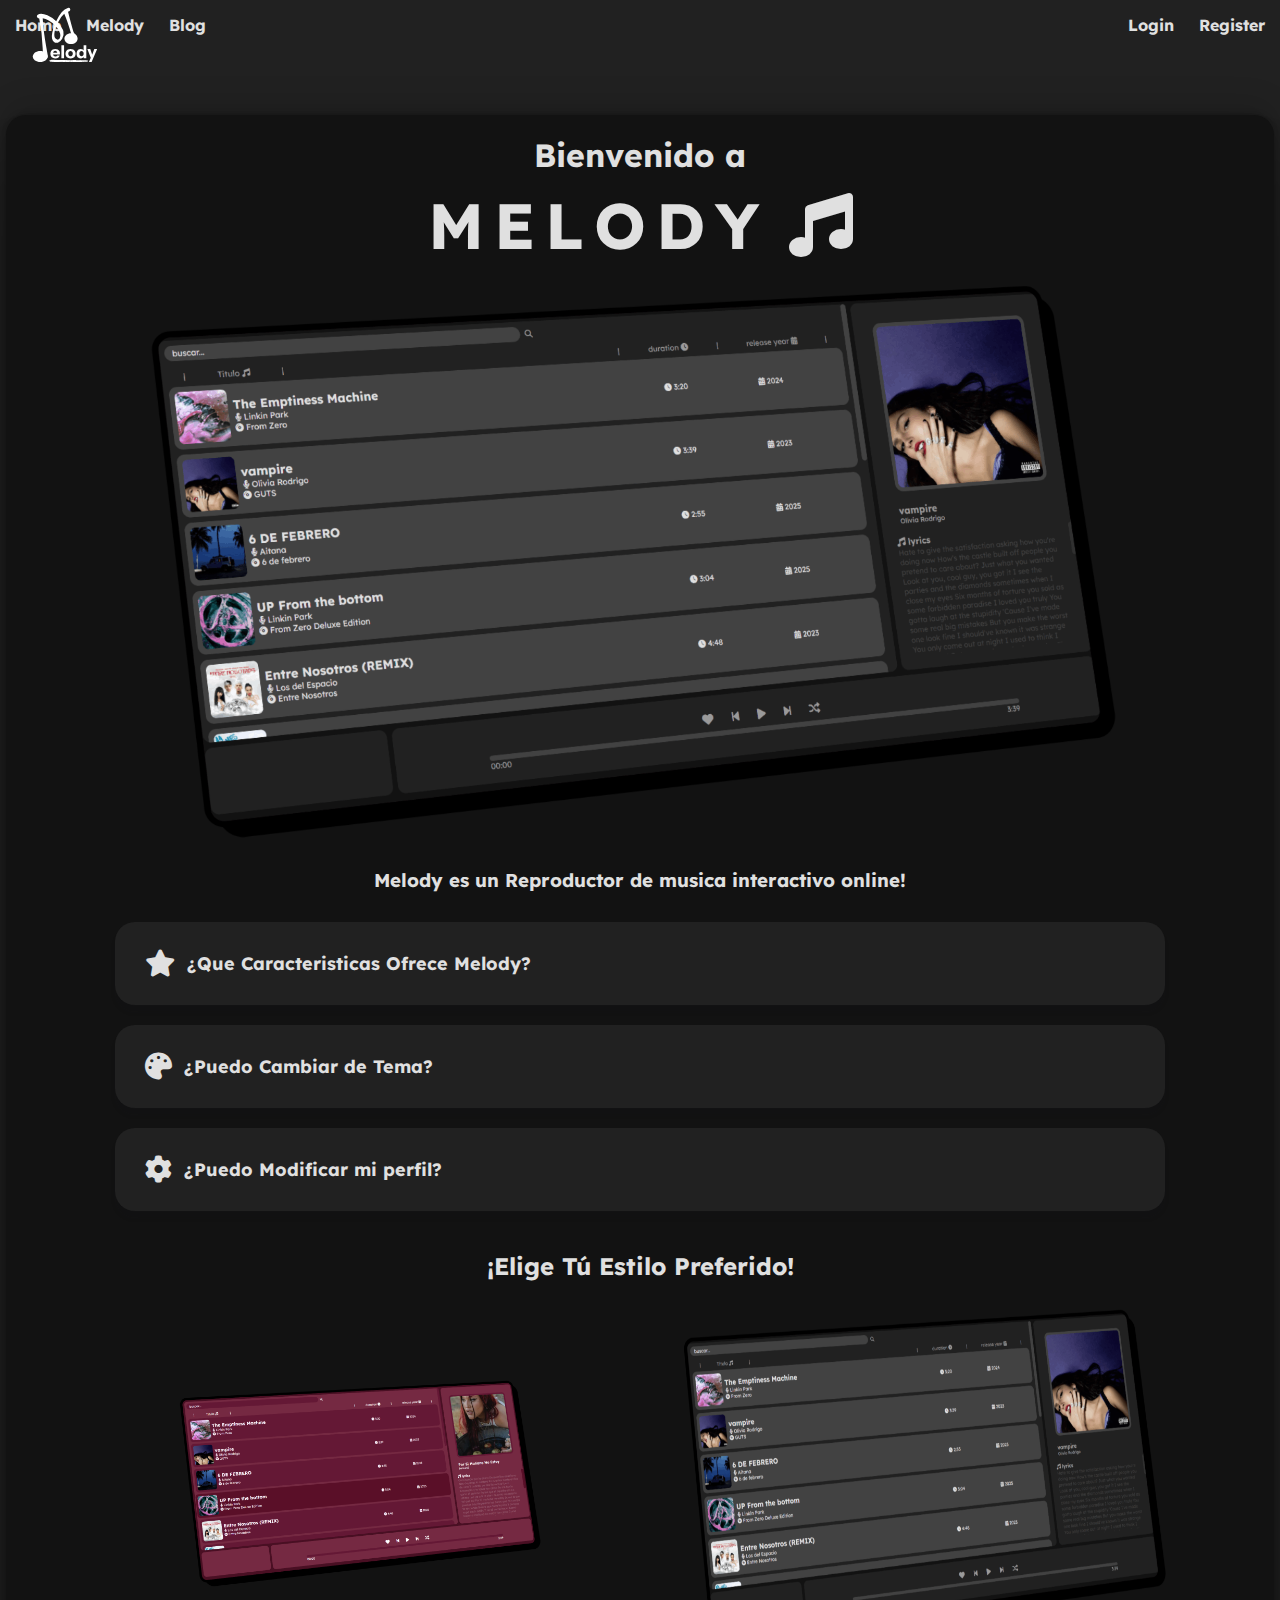
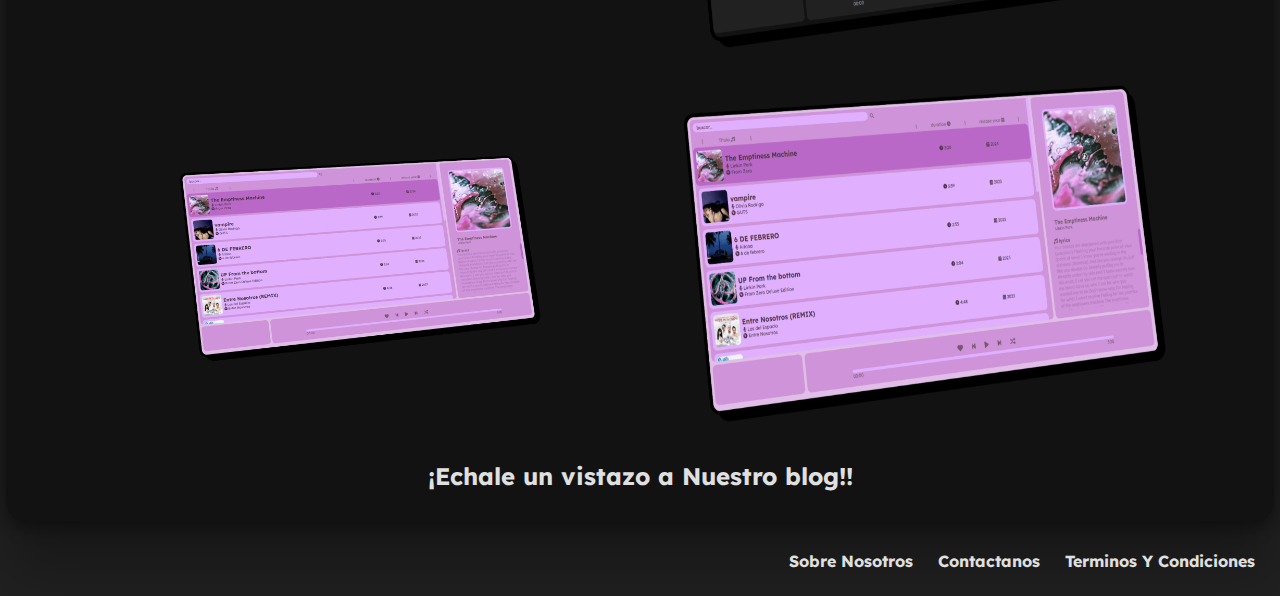
<file: index.html>
<!DOCTYPE html>
<html lang="en">
<head>
    <meta charset="UTF-8">
    <meta name="viewport" content="width=device-width, initial-scale=1.0">
    <link href='https://cdnjs.cloudflare.com/ajax/libs/font-awesome/6.5.0/css/all.min.css' rel='stylesheet'/>
    <link rel="shortcut icon" href="/src/img/logo/favicon.ico" type="image/x-icon">
    <title>Melody | Home</title>
    <link rel="stylesheet" href="/styles/index.css">
</head>
<body>
    <img id="logo-main" src="src/img/logo/melody-logo.svg" alt="main">
    <header>
        <nav>
            <div id="home-melody">
                <a href="/index.html">Home</a>
                <a href="/pages/main-page.html">Melody</a>
                <a href="/pages/blog.html">Blog</a>
            </div>
            <div class="login-register">
                <a href="">Login</a>
                <a href="">Register</a>
            </div>
            
        </nav>
    </header>

    <main>
        <h1>Bienvenido a</h1>
        
        <div class="wave-container">
            <h1 class="wave-text">
                <span>M</span>
                <span>E</span>
                <span>L</span>
                <span>O</span>
                <span>D</span>
                <span>Y</span>
                <span>&nbsp;<i class="fa-solid fa-music"></i></span>
            </h1>
        </div>
        <div class="main-image-container">
            <img src="/src/img/main/main(7).png" width="800"> <!-- Hacer la imagen mas grande en edicion de imagen -->
        </div>
        

        <h3>Melody es un Reproductor de musica interactivo online!</h3>
       <br> 


       <!-- Este sistema se llama Acordeon, es una implementacion de HTML 5 que permite hacer Acordeones de informacion sin JS -->
        <details>
            <summary><i class="fa-solid fa-star fa-xl"></i>&nbsp;&nbsp;¿Que Caracteristicas Ofrece Melody?</summary>
            <p>Melody permite a un usuario iniciado escuchar musica de grandes artitas totalmente gratis, pudiendo filtrar por generos y artistas</p>
        </details>
        <details>
            <summary><i class="fa-solid fa-palette fa-xl"></i>&nbsp;&nbsp;¿Puedo Cambiar de Tema?</summary>
            <p>Si, puedes cambiar el tema de tu perfil en tu menu de ajustes hay muchos temas disponibles</p>
        </details>
        <details>
            <summary><i class="fa-solid fa-gear fa-xl"></i>&nbsp;&nbsp;¿Puedo Modificar mi perfil?</summary>
            <p>Si, una vez iniciado podras cambir opciones de tu perfil en tu menu de ajustes</p>
        </details>

        <br>
        <h2>¡Elige Tú Estilo Preferido!</h2>

        <div class="img-container-showcase">
            <img src="/src/img/main/main(1).png" width="500">
            <img src="/src/img/main/main(7).png" width="500">
            <img src="/src/img/main/main(8).png" width="500">
            <img src="/src/img/main/main(4).png" width="500">
   
        </div>

        <br>
        <h2>¡Echale un vistazo a Nuestro blog!!</h2>

    </main>
    <footer>
        <nav>
            <div id="settings">

            </div>
            <div class="privacy & about">
                <a href="/pages/about.html">Sobre Nosotros</a>
                <a href="/pages/contactar.html">Contactanos</a>
                <a href="/pages/terms-&-conditions.html">Terminos Y Condiciones</a>
            </div>
            
        </nav>
    </footer>

</body>
</html>
</file>
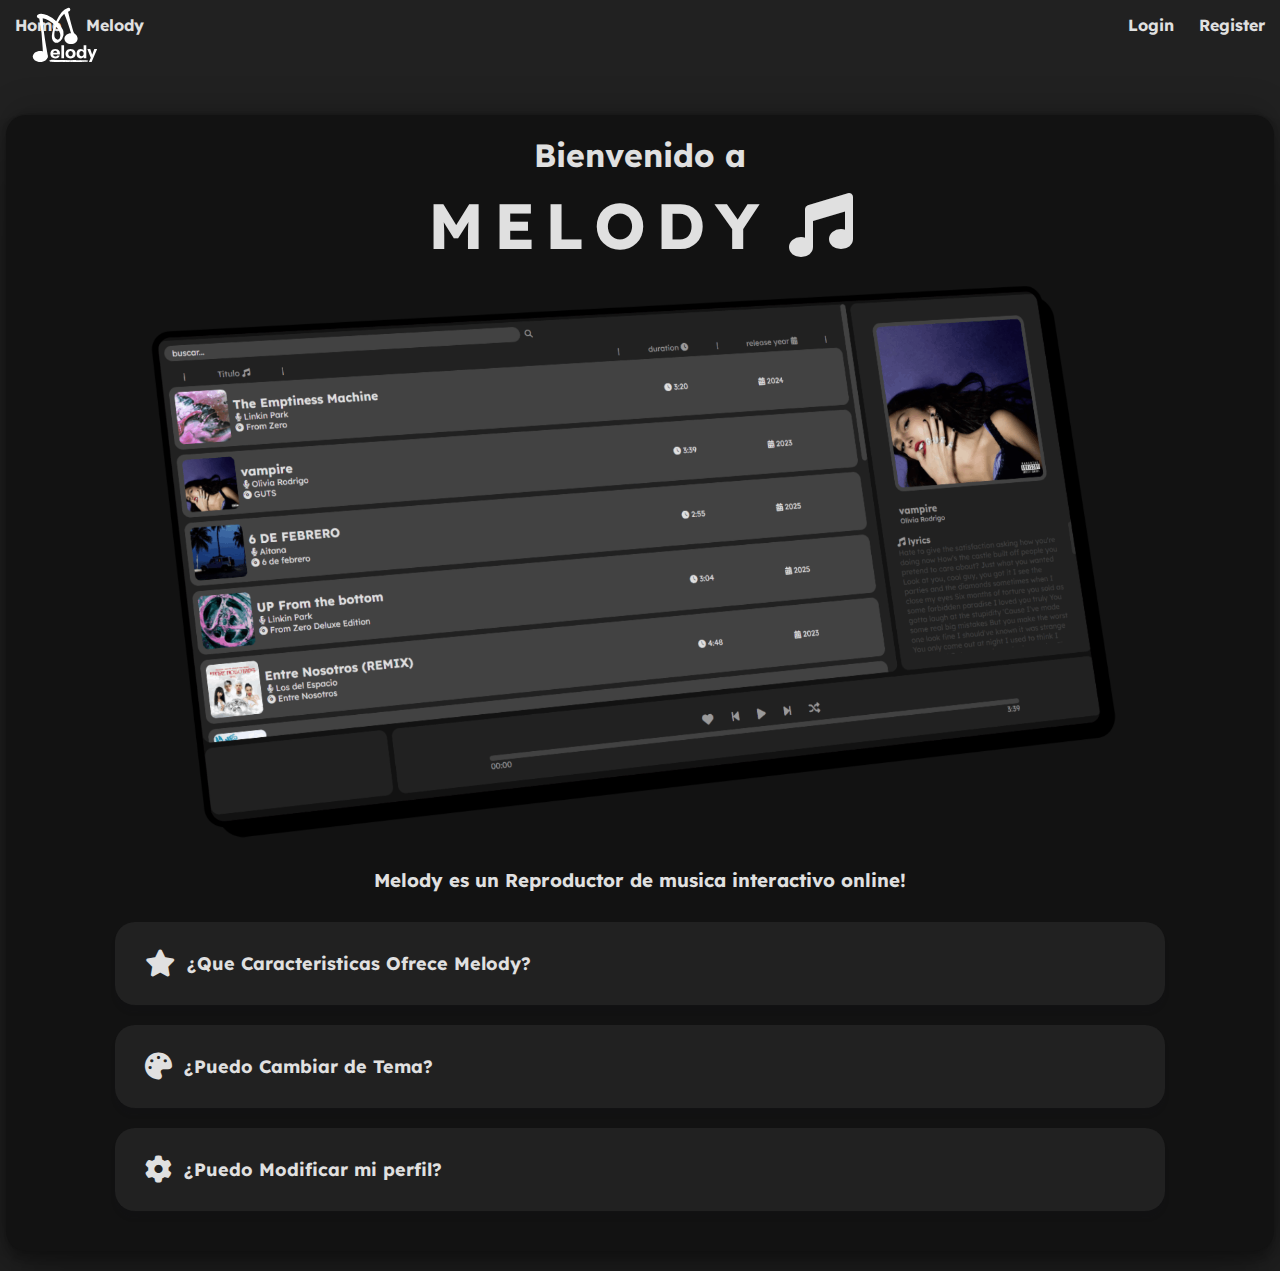
<file: docs/index.html>
<!DOCTYPE html>
<html lang="en">
<head>
    <meta charset="UTF-8">
    <meta name="viewport" content="width=device-width, initial-scale=1.0">
    <link href='https://cdnjs.cloudflare.com/ajax/libs/font-awesome/6.5.0/css/all.min.css' rel='stylesheet'/>
    <link rel="shortcut icon" href="/src/img/logo/favicon.ico" type="image/x-icon">
    <title>Melody | Home</title>
    <link rel="stylesheet" href="/styles/index.css">
</head>
<body>
    <img id="logo-main" src="/src/img/logo/melody-logo.svg" alt="main">
    <header>
        <nav>
            <div id="home-melody">
                <a href="/index.html">Home</a>
                <a href="/pages/main-page.html">Melody</a>
            </div>
            <div class="login-register">
                <a href="">Login</a>
                <a href="">Register</a>
            </div>
            
        </nav>
    </header>

    <main>
        <h1>Bienvenido a</h1>
        
        <div class="wave-container">
            <h1 class="wave-text">
                <span>M</span>
                <span>E</span>
                <span>L</span>
                <span>O</span>
                <span>D</span>
                <span>Y</span>
                <span>&nbsp;<i class="fa-solid fa-music"></i></span>
            </h1>
        </div>
        <div class="main-image-container">
            <img src="/src/img/main/main(7).png" width="800"> <!-- Hacer la imagen mas grande en edicion de imagen ❗ -->
            </div>
        

        <h3>Melody es un Reproductor de musica interactivo online!</h3>
       <br> 


        <details>
            <summary><i class="fa-solid fa-star fa-xl"></i>&nbsp;&nbsp;¿Que Caracteristicas Ofrece Melody?</summary>
            <p>Melody permite a un usuario iniciado escuchar musica de grandes artitas totalmente gratis, pudiendo filtrar por generos y artistas</p>
        </details>
        <details>
            <summary><i class="fa-solid fa-palette fa-xl"></i>&nbsp;&nbsp;¿Puedo Cambiar de Tema?</summary>
            <p>Si, puedes cambiar el tema de tu perfil en tu menu de ajustes hay muchos temas disponibles</p>
        </details>
        <details>
            <summary><i class="fa-solid fa-gear fa-xl"></i>&nbsp;&nbsp;¿Puedo Modificar mi perfil?</summary>
            <p>Si, una vez iniciado podras cambir opciones de tu perfil en tu menu de ajustes</p>
        </details>

    </main>
</body>
</html>
</file>
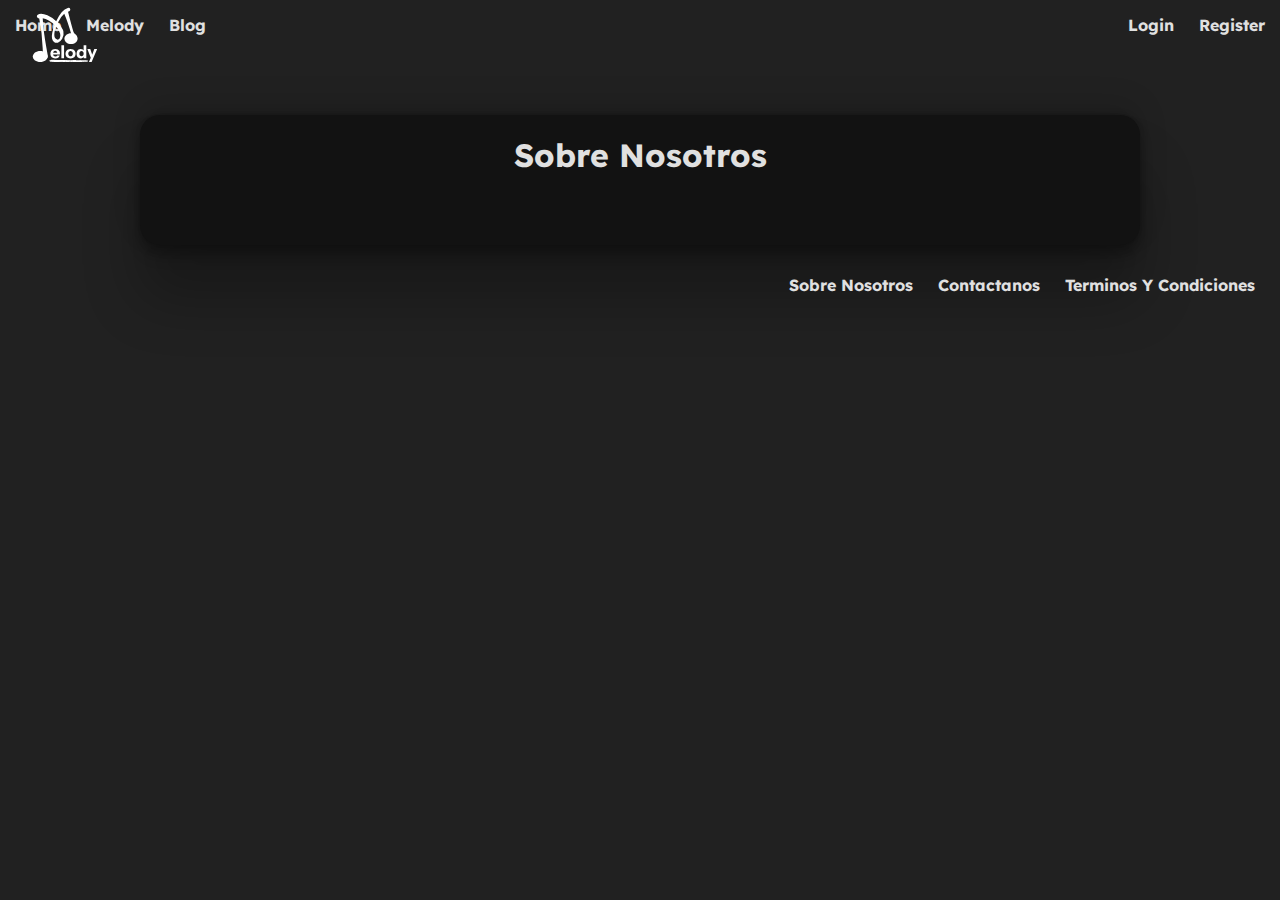
<file: pages/about.html>
<!DOCTYPE html>
<html lang="en">
<head>
    <meta charset="UTF-8">
    <meta name="viewport" content="width=device-width, initial-scale=1.0">
    <link href='https://cdnjs.cloudflare.com/ajax/libs/font-awesome/6.5.0/css/all.min.css' rel='stylesheet'/>
    <link rel="shortcut icon" href="/src/img/logo/favicon.ico" type="image/x-icon">
    <title>Melody | Sobre Nosotros</title>
    <link rel="stylesheet" href="/styles/page.css">
</head>
<body>
    <img id="logo-main" src="/src/img/logo/melody-logo.svg" alt="main">
    <header>
        <nav>
            <div id="home-melody">
                <a href="/index.html">Home</a>
                <a href="/pages/main-page.html">Melody</a>
                <a href="/pages/blog">Blog</a>
            </div>
            <div class="login-register">
                <a href="">Login</a>
                <a href="">Register</a>
            </div>
            
        </nav>
    </header>

    <main>

        <h1>Sobre Nosotros</h1>

    </main>
    <footer>
        <nav>
            <div id="settings">

            </div>
            <div class="privacy & about">
                <a href="/pages/about.html">Sobre Nosotros</a>
                <a href="/pages/contactar.html">Contactanos</a>
                <a href="/pages/terms-&-conditions.html">Terminos Y Condiciones</a>
            </div>
            
        </nav>
    </footer>

</body>
</html>
</file>
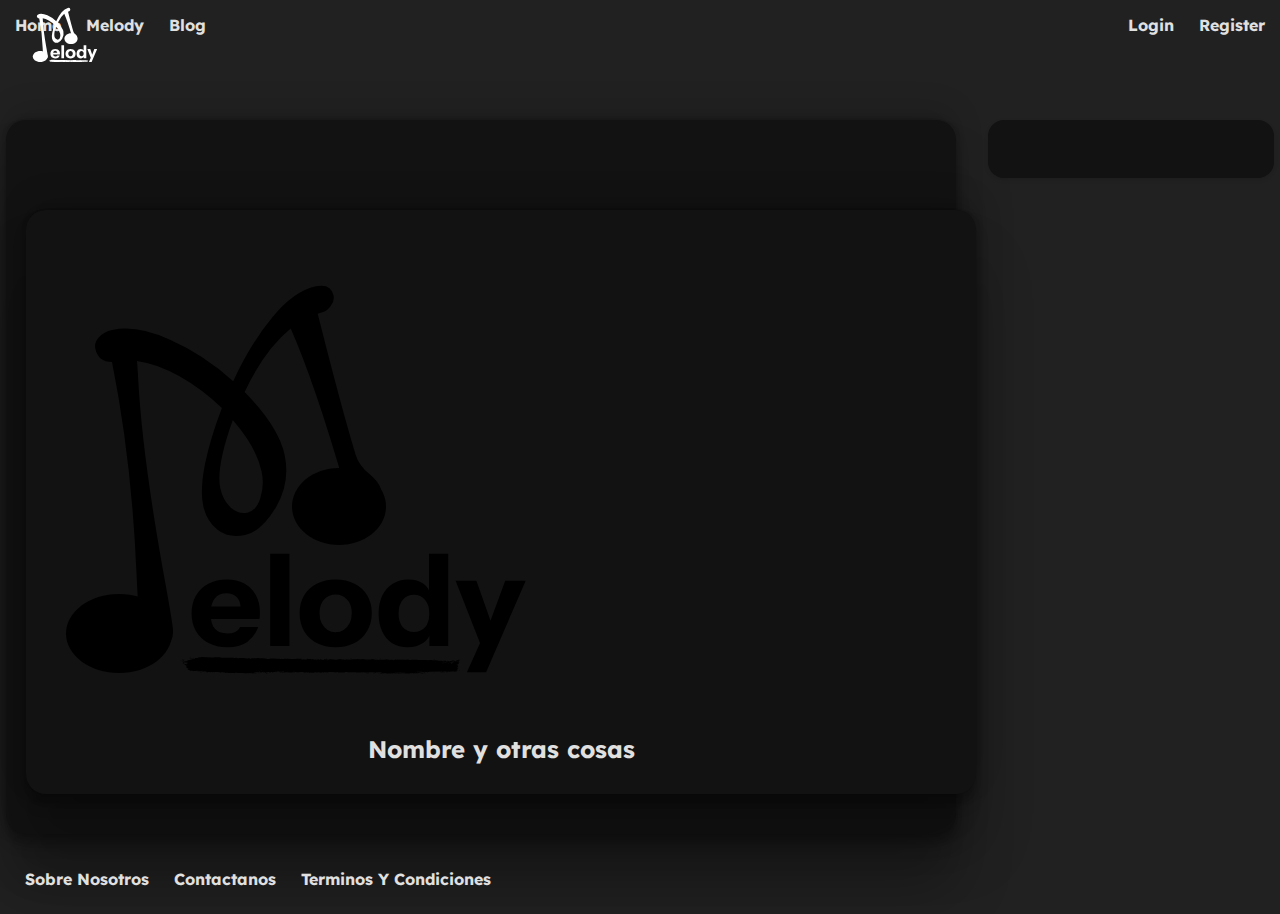
<file: pages/blog.html>
<!DOCTYPE html>
<html lang="en">
<head>
    <meta charset="UTF-8">
    <meta name="viewport" content="width=device-width, initial-scale=1.0">
    <link href='https://cdnjs.cloudflare.com/ajax/libs/font-awesome/6.5.0/css/all.min.css' rel='stylesheet'/>
    <link rel="shortcut icon" href="/src/img/logo/favicon.ico" type="image/x-icon">
    <title>Blog</title>
    <link rel="stylesheet" href="/styles/blog.css">
</head>
<body>
    <img id="logo-main" src="/src/img/logo/melody-logo.svg" alt="main">
    <header>
        <nav>
            <div id="home-melody">
                <a href="/index.html">Home</a>
                <a href="/pages/main-page.html">Melody</a>
                <a href="/pages/blog.html">Blog</a>
            </div>
            <div class="login-register">
                <a href="">Login</a>
                <a href="">Register</a>
            </div>
        </nav>
    </header>

    <main>
        <section id="perfil-usuario">
            <section id="banner">
                <div id="contenedor-foto-perfil">
                    <img id="foto-perfil" src="/src/img/logo/melody-logo-black.svg" alt="">
                </div>
                <h2 class="informacion-usuario">
                    Nombre y otras cosas
                </h2>
            </section>
            <!-- aquí van los posts -->
        </section>

        <section id="usuarios-sugeridos">
            <aside>
                <nav> 
                    <!-- aquí van los usuarios -->
                </nav>
            </aside>
        </section>
    </main>

    <footer>
        <nav>
            <div class="privacy & about">
                <a href="/pages/about.html">Sobre Nosotros</a>
                <a href="/pages/contactar.html">Contactanos</a>
                <a href="/pages/terms-&-conditions.html">Terminos Y Condiciones</a>
            </div>
        </nav>
    </footer>
</body>
</html>
</file>
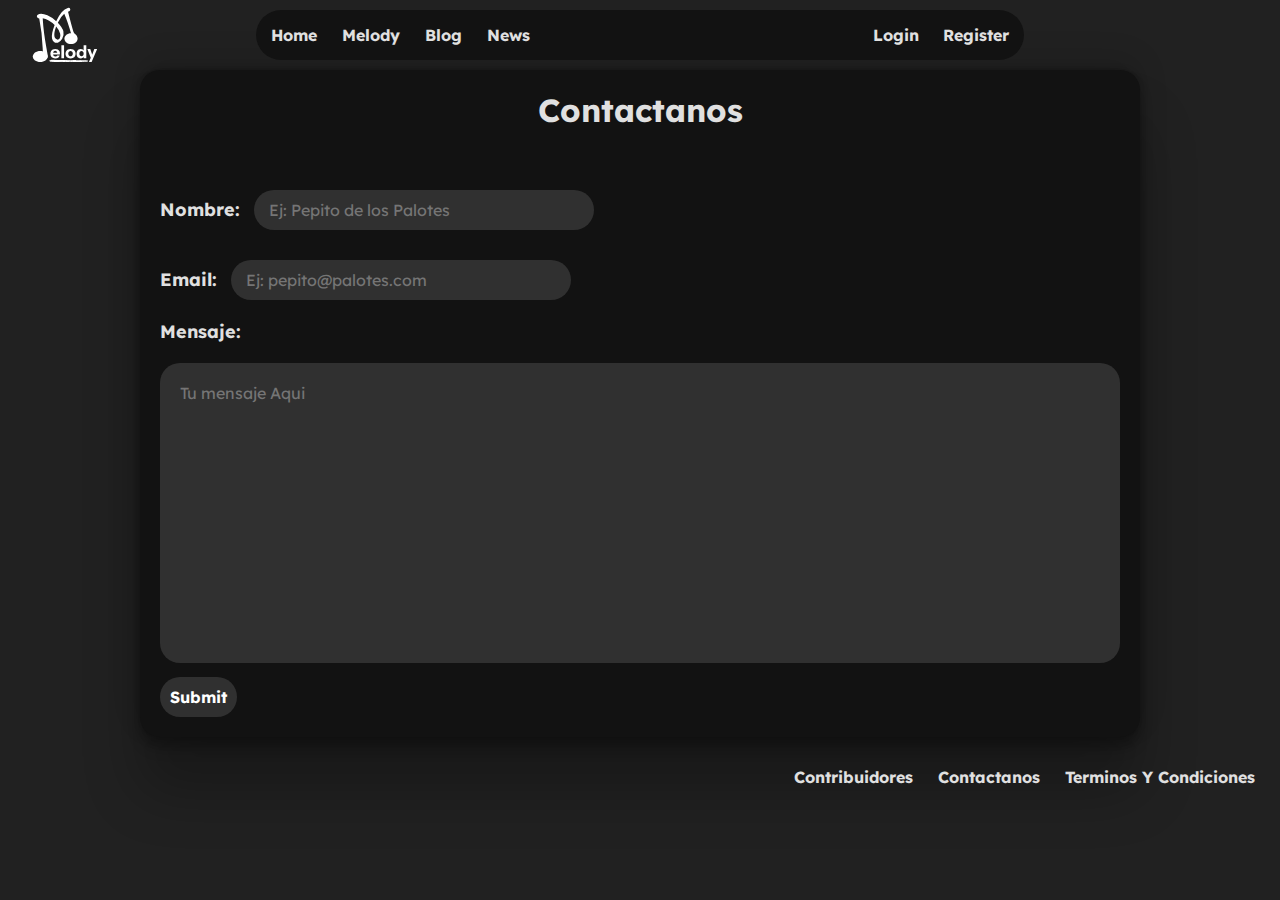
<file: pages/contactar.html>
<!DOCTYPE html>
<html lang="en">
<head>
    <meta charset="UTF-8">
    <meta name="viewport" content="width=device-width, initial-scale=1.0">
    <link href='https://cdnjs.cloudflare.com/ajax/libs/font-awesome/6.5.0/css/all.min.css' rel='stylesheet'/>
    <link rel="shortcut icon" href="/src/img/logo/favicon.ico" type="image/x-icon">
    <title>Melody | Terminos T Condiciones</title>
    <link rel="stylesheet" href="/styles/page.css">
    <script src="/src/js/theme-loader.js" defer></script>
</head>
<body>
    <a href="/">
        <img id="logo-main" src="/src/img/logo/melody-logo.svg" alt="main" class="quit-mobile">
    </a>
    <header id="header-main">
        <nav>
            <div id="home-melody">
                <a href="/index.html">Home</a>
                <a href="/pages/main-page.html">Melody</a>
                <a href="/pages/blog.html">Blog</a>
                <a href="/pages/news.html">News</a>
            </div>
            <div class="login-register quit-mobile">
                <a href="">Login</a>
                <a href="">Register</a>
            </div>
            
        </nav>
    </header>

    <main>

        <h1>Contactanos</h1>
        <form action="/my-handling-form-page" method="post">
            <p>
              <label for="name" >Nombre:</label>
              <input type="text" id="name" name="user_name" placeholder="Ej: Pepito de los Palotes"/>
            </p>
            <p>
              <label for="mail">Email:</label>
              <input type="email" id="mail" name="user_email" placeholder="Ej: pepito@palotes.com"/>
            </p>
            <p><label for="msg">Mensaje:</label></p>
            
              <textarea id="msg" name="user_message" placeholder="Tu mensaje Aqui"></textarea>
                <br>
              <input type="submit" id="submit"/>
          </form>
      
    </main>
    <footer>
        <nav>
            <div id="settings" class="quit-mobile">

            </div>
            <div class="privacy-and-about">
                <a href="/pages/contribuidores.html">Contribuidores</a>
                <a href="/pages/contactar.html">Contactanos</a>
                <a href="/pages/terms-&-conditions.html">Terminos Y Condiciones</a>
            </div>
            
        </nav>
    </footer>

</body>
</html>
</file>
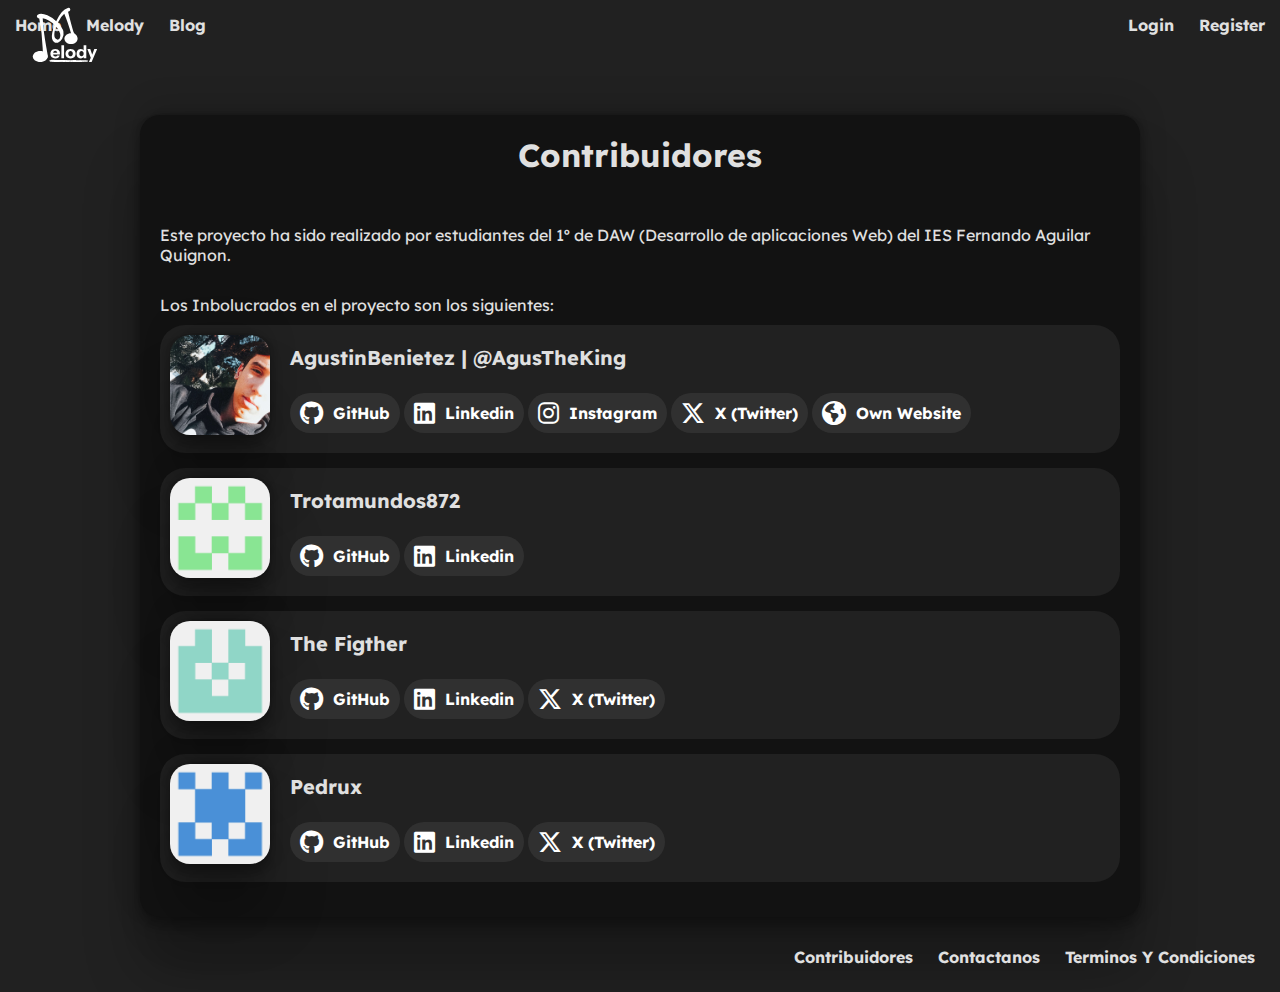
<file: pages/contribuidores.html>
<!DOCTYPE html>
<html lang="en">
<head>
    <meta charset="UTF-8">
    <meta name="viewport" content="width=device-width, initial-scale=1.0">
    <link href='https://cdnjs.cloudflare.com/ajax/libs/font-awesome/6.5.0/css/all.min.css' rel='stylesheet'/>
    <link rel="shortcut icon" href="/src/img/logo/favicon.ico" type="image/x-icon">
    <title>Melody | Contribuidores</title>
    <script src="/src/js/theme-loader.js" defer></script>
    <link rel="stylesheet" href="/styles/page.css">
</head>
<body>
    <a href="/">
    <img id="logo-main" src="/src/img/logo/melody-logo.svg" alt="main">
    </a>
    <header>
        <nav>
            <div id="home-melody">
                <a href="/index.html">Home</a>
                <a href="/pages/main-page.html">Melody</a>
                <a href="/pages/blog.html">Blog</a>
            </div>
            <div class="login-register">
                <a href="">Login</a>
                <a href="">Register</a>
            </div>
            
        </nav>
    </header>

    <main>
       
        <h1>Contribuidores</h1>
        <p>Este proyecto ha sido realizado por estudiantes del 1º de DAW (Desarrollo de aplicaciones Web) del IES Fernando Aguilar Quignon.</p>
        <br>
        <p>Los Inbolucrados en el proyecto son los siguientes:</p>
        <div class="countributor-container">
            <div class="countributor-img">
                <img src="/src/img/profiles/agustheking.jpg">
            </div>
            <div class="contributor-data">
                <p>AgustinBenietez | @AgusTheKing</p>
                <a href="https://github.com/AgustinBeniteez" target="_blank"><button><i class="fa-brands fa-github fa-xl"></i>&nbsp;&nbsp;GitHub</button></a>
                <a href="es.linked.in" target="_blank"><button><i class="fa-brands fa-linkedin    fa-xl"></i>&nbsp;&nbsp;Linkedin</button></a>
                <a href="https://instagram.com/" target="_blank"><button><i class="fa-brands fa-instagram fa-xl"></i>&nbsp;&nbsp;Instagram</button></a>
                <a href="https://x.com/"><button><i class="fa-brands fa-x-twitter fa-xl"></i>&nbsp;&nbsp;X (Twitter)</button></a>
                <a href="https://agustinbeniteez.github.io/" target="_blank"><button><i class="fa-solid fa-earth-americas fa-xl"></i>&nbsp;&nbsp;Own Website</button></a>
            </div>
        </div>
        <div class="countributor-container">
            <div class="countributor-img">
                <img src="/src/img/profiles/countributor2.png">
            </div>
            <div class="contributor-data">
                <p>Trotamundos872</p>
                <a href="https://github.com/AgustinBeniteez" target="_blank"><button><i class="fa-brands fa-github fa-xl"></i>&nbsp;&nbsp;GitHub</button></a>
                <a href="es.linked.in" target="_blank"><button><i class="fa-brands fa-linkedin    fa-xl"></i>&nbsp;&nbsp;Linkedin</button></a>

            </div>
        </div>
        <div class="countributor-container">
            <div class="countributor-img">
                <img src="/src/img/profiles/countributor3.png">
            </div>
            <div class="contributor-data">
                <p>The Figther</p>
                <a href="https://github.com/AgustinBeniteez" target="_blank"><button><i class="fa-brands fa-github fa-xl"></i>&nbsp;&nbsp;GitHub</button></a>
                <a href="es.linked.in" target="_blank"><button><i class="fa-brands fa-linkedin    fa-xl"></i>&nbsp;&nbsp;Linkedin</button></a>
                
                <a href="https://x.com/"><button><i class="fa-brands fa-x-twitter fa-xl"></i>&nbsp;&nbsp;X (Twitter)</button></a>
               
            </div>
        </div>
        <div class="countributor-container">
            <div class="countributor-img">
                <img src="/src/img/profiles/countributor4.png">
            </div>
            <div class="contributor-data">
                <p>Pedrux</p>
                <a href="https://github.com/AgustinBeniteez" target="_blank"><button><i class="fa-brands fa-github fa-xl"></i>&nbsp;&nbsp;GitHub</button></a>
                <a href="es.linked.in" target="_blank"><button><i class="fa-brands fa-linkedin    fa-xl"></i>&nbsp;&nbsp;Linkedin</button></a>
                <a href="https://x.com/"><button><i class="fa-brands fa-x-twitter fa-xl"></i>&nbsp;&nbsp;X (Twitter)</button></a>
               
            </div>
        </div>
    </main>
    <footer>
        <nav>
            <div id="settings">

            </div>
            <div class="privacy & about">
                <a href="/pages/contribuidores.html">Contribuidores</a>
                <a href="/pages/contactar.html">Contactanos</a>
                <a href="/pages/terms-&-conditions.html">Terminos Y Condiciones</a>
            </div>
            
        </nav>
    </footer>

</body>
</html>
</file>
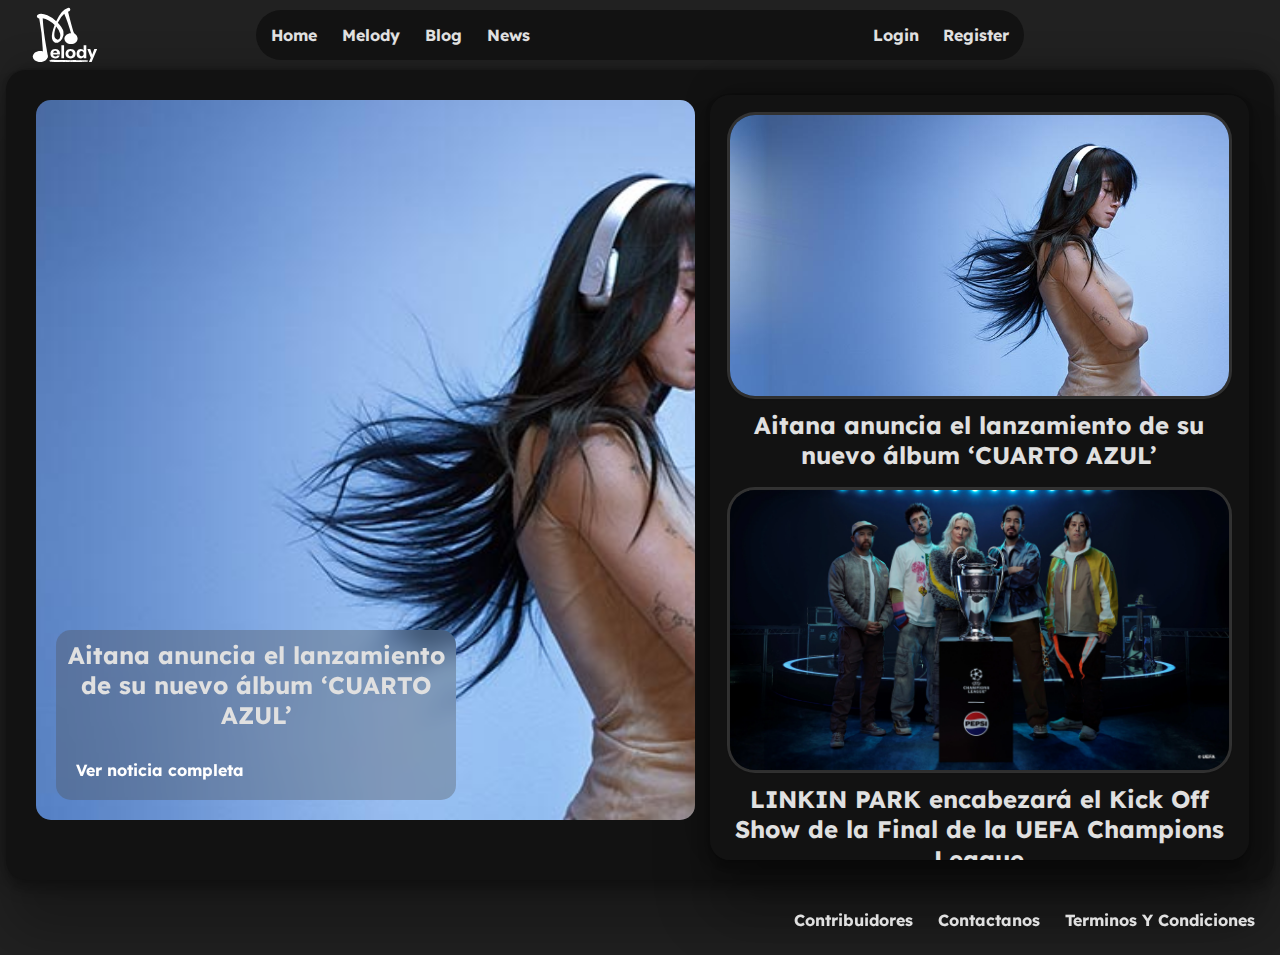
<file: pages/news.html>
<!DOCTYPE html>
<html lang="es">
<head>
    <meta charset="UTF-8">
    <meta name="viewport" content="width=device-width, initial-scale=1.0">
    <link href='https://cdnjs.cloudflare.com/ajax/libs/font-awesome/6.5.0/css/all.min.css' rel='stylesheet'/>
    <link rel="shortcut icon" href="/src/img/logo/favicon.ico" type="image/x-icon">
    <title>Melody | News 🔴</title>
    <link rel="stylesheet" href="/styles/news.css">
    <script src="/src/js/theme-loader.js" defer></script>

</head>
<body>
    <a href="/index.html">
        <img id="logo-main" src="/src/img/logo/melody-logo.svg" alt="main" class="quit-mobile"></a>
    <header id="header-main">
        <nav>
            <div id="home-melody">
                <a href="/index.html">Home</a>
                <a href="/pages/main-page.html">Melody</a>
                <a href="/pages/blog.html">Blog</a>
                <a href="/pages/news.html">News</a>
            </div>
            <div class="login-register quit-mobile">
                <a href="">Login</a>
                <a href="">Register</a>
            </div>
            
        </nav>
    </header>   


    <main id="main-news">
        <aside id="front-news">
            <img id="image-news" src="/src/news/img-news/linkinpark-champions.webp" alt="image-news">
            <div id="main-description-news">
                <h2 id="headline">headline</h2>
                <button id="news-link">Ver noticia completa</button>
            </div>
        </aside>
        <section id="nav-news">
            <article id="nav-news-1" class="news">
                <a href="">
                    <img src="/src/news/img-news/aitana.jpg" alt="news">
                    <h2>News 1</h2>
                </a>
            </article>
            <article id="nav-news-2" class="news">
                <a href="">
                    <img src="/src/news/img-news/linkinpark-lol.webp" alt="news">
                    <h2>News 2</h2>
                </a>
            </article>
            <article id="nav-news-3" class="news">
                <a href="">
                    <img src="/src/news/img-news/lolaIndigo-cora.webp" alt="news">
                    <h2>News 3</h2>
                </a>
            </article>
            <article id="nav-news-4" class="news">
                <a href="">
                    <img src="/src/news/img-news/Arcane-sountrack.webp" alt="news">
                    <h2>News 4</h2>
                </a>
            </article>
        </section>
    </main>
    <footer>
        <nav>
            <div id="settings" class="quit-mobile">

            </div>
            <div class="privacy-and-about">
                <a href="/pages/contribuidores.html">Contribuidores</a>
                <a href="/pages/contactar.html">Contactanos</a>
                <a href="/pages/terms-&-conditions.html">Terminos Y Condiciones</a>
            </div>
            
        </nav>
    </footer>
    <script src="/src/js/news.js"></script>
</body>

</html>
</file>
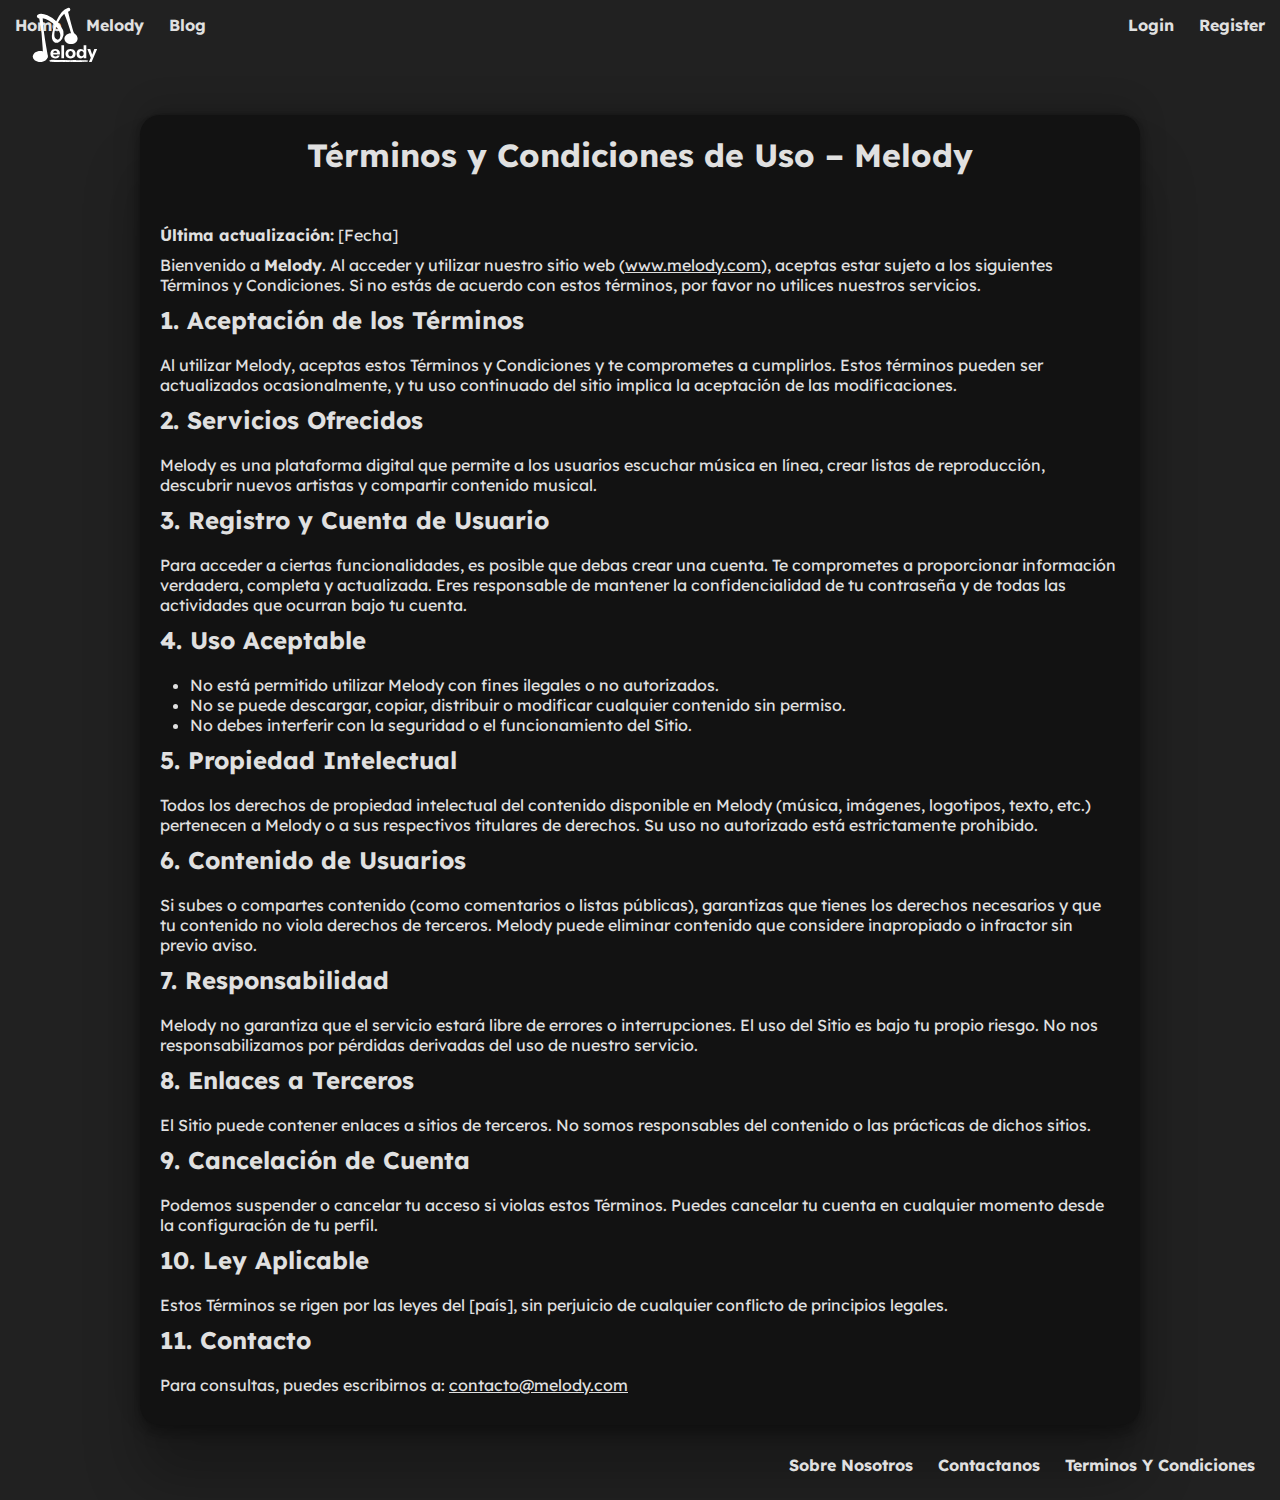
<file: pages/terms-&-conditions.html>
<!DOCTYPE html>
<html lang="en">
<head>
    <meta charset="UTF-8">
    <meta name="viewport" content="width=device-width, initial-scale=1.0">
    <link href='https://cdnjs.cloudflare.com/ajax/libs/font-awesome/6.5.0/css/all.min.css' rel='stylesheet'/>
    <link rel="shortcut icon" href="/src/img/logo/favicon.ico" type="image/x-icon">
    <title>Melody | Terminos Y Condiciones</title>
    <link rel="stylesheet" href="/styles/page.css">
</head>
<body>
    <img id="logo-main" src="/src/img/logo/melody-logo.svg" alt="main">
    <header>
        <nav>
            <div id="home-melody">
                <a href="/index.html">Home</a>
                <a href="/pages/main-page.html">Melody</a>
                <a href="/pages/blog">Blog</a>
            </div>
            <div class="login-register">
                <a href="">Login</a>
                <a href="">Register</a>
            </div>
            
        </nav>
    </header>

    <main>

        <h1>Términos y Condiciones de Uso – Melody</h1>
        <p><strong>Última actualización:</strong> [Fecha]</p>
      
        <p>Bienvenido a <strong>Melody</strong>. Al acceder y utilizar nuestro sitio web (<a href="https://www.melody.com">www.melody.com</a>), aceptas estar sujeto a los siguientes Términos y Condiciones. Si no estás de acuerdo con estos términos, por favor no utilices nuestros servicios.</p>
      
        <h2>1. Aceptación de los Términos</h2>
        <p>Al utilizar Melody, aceptas estos Términos y Condiciones y te comprometes a cumplirlos. Estos términos pueden ser actualizados ocasionalmente, y tu uso continuado del sitio implica la aceptación de las modificaciones.</p>
      
        <h2>2. Servicios Ofrecidos</h2>
        <p>Melody es una plataforma digital que permite a los usuarios escuchar música en línea, crear listas de reproducción, descubrir nuevos artistas y compartir contenido musical.</p>
      
        <h2>3. Registro y Cuenta de Usuario</h2>
        <p>Para acceder a ciertas funcionalidades, es posible que debas crear una cuenta. Te comprometes a proporcionar información verdadera, completa y actualizada. Eres responsable de mantener la confidencialidad de tu contraseña y de todas las actividades que ocurran bajo tu cuenta.</p>
      
        <h2>4. Uso Aceptable</h2>
        <ul>
          <li>No está permitido utilizar Melody con fines ilegales o no autorizados.</li>
          <li>No se puede descargar, copiar, distribuir o modificar cualquier contenido sin permiso.</li>
          <li>No debes interferir con la seguridad o el funcionamiento del Sitio.</li>
        </ul>
      
        <h2>5. Propiedad Intelectual</h2>
        <p>Todos los derechos de propiedad intelectual del contenido disponible en Melody (música, imágenes, logotipos, texto, etc.) pertenecen a Melody o a sus respectivos titulares de derechos. Su uso no autorizado está estrictamente prohibido.</p>
      
        <h2>6. Contenido de Usuarios</h2>
        <p>Si subes o compartes contenido (como comentarios o listas públicas), garantizas que tienes los derechos necesarios y que tu contenido no viola derechos de terceros. Melody puede eliminar contenido que considere inapropiado o infractor sin previo aviso.</p>
      
        <h2>7. Responsabilidad</h2>
        <p>Melody no garantiza que el servicio estará libre de errores o interrupciones. El uso del Sitio es bajo tu propio riesgo. No nos responsabilizamos por pérdidas derivadas del uso de nuestro servicio.</p>
      
        <h2>8. Enlaces a Terceros</h2>
        <p>El Sitio puede contener enlaces a sitios de terceros. No somos responsables del contenido o las prácticas de dichos sitios.</p>
      
        <h2>9. Cancelación de Cuenta</h2>
        <p>Podemos suspender o cancelar tu acceso si violas estos Términos. Puedes cancelar tu cuenta en cualquier momento desde la configuración de tu perfil.</p>
      
        <h2>10. Ley Aplicable</h2>
        <p>Estos Términos se rigen por las leyes del [país], sin perjuicio de cualquier conflicto de principios legales.</p>
      
        <h2>11. Contacto</h2>
        <p>Para consultas, puedes escribirnos a: <a href="mailto:contacto@melody.com">contacto@melody.com</a></p>
      
    </main>
    <footer>
        <nav>
            <div id="settings">

            </div>
            <div class="privacy & about">
                <a href="/pages/about.html">Sobre Nosotros</a>
                <a href="/pages/about.html">Contactanos</a>
                <a href="/pages/terms-&-conditions.html">Terminos Y Condiciones</a>
            </div>
            
        </nav>
    </footer>

</body>
</html>
</file>
<file: styles/index.css>
@import url('https://fonts.googleapis.com/css2?family=Lexend:wght@100..900&display=swap');
@import url("/styles/themes.css");

* {
    margin: 0;
    padding: 0;
    box-sizing: border-box;
    font-family: "Lexend", sans-serif;
}

body {
    background-color: var(--section-color);
    font-family: var(--fuente-text);
}

main, section {
    width: 950px;
    height: 100%;
    margin: auto;
    margin-top: 70px;
    border-radius: 20px;
    background-color: var(--background-color);
    padding: 20px;
    box-shadow: rgba(0, 0, 0, 0.25) 0px 54px 55px, rgba(0, 0, 0, 0.12) 0px -12px 30px, rgba(0, 0, 0, 0.12) 0px 4px 6px, rgba(0, 0, 0, 0.17) 0px 12px 13px, rgba(0, 0, 0, 0.09) 0px -3px 5px;
    margin-bottom: 20px;
}

#header-main  {
    position: absolute;
    top: 10px;
    left: 50%;
    transform: translateX(-50%);
    align-items: center;
    width: 60%;
    height: auto;
    margin-bottom: 20px;
    background-color: var(--background-color);
    border-radius: 30px;

}

nav {
    display: flex;
    flex-direction: row;
    flex-wrap: nowrap;
    justify-content: space-between;
    align-items: center;
    margin: 5px;
}

nav div {
    display: flex;
    flex-direction: row;
    align-items: center;
    justify-content: center;
    gap:5px;

}

nav a {
    text-decoration: none;
    color: var(--font-color);
    font-weight: bold;
    font-size: 1.0rem;
    padding: 10px;
    border-radius: 40px;
    transition: background-color 0.3s ease;

    &:hover {
        background-color: var(--button-color);
        transition: background-color 0.3s ease;
        cursor: pointer;
        color: var(--font-color);
    }
}

#btn-nav-news {
    background-color: var(--salir-cancelar);

    &:hover {
        background-color: var(--salir-cancelar-hover);
        transition: background-color 0.3s ease;
        cursor: pointer;
        color: var(--font-color);
    }
}

#logo-main {
    position: absolute;
    top: 0 ;
    left: 30px;
    width: 70px;
}

main {
    width: 99%;
    height: 100%;
}

p, h1, h2, h3, ul {
    color: var(--font-color);
    padding-bottom: 10px;
}

b {color: var(--font-color);}

h1, h2, h3 {
    text-align: center;

}

ul {
    padding-left: 30px;
}
a {
    color: var(--font-color);
}

h1 {
    margin: 0px;
}

.wave-text span {
    display: inline-block;
    font-size: 4rem;
    animation: wave 2s ease-in-out infinite;
}

.wave-text span:nth-child(1) {
    animation-delay: 0s;
}
.wave-text span:nth-child(2) {
    animation-delay: 0.2s;
}
.wave-text span:nth-child(3) {
    animation-delay: 0.4s;
}
.wave-text span:nth-child(4) {
    animation-delay: 0.6s;
}
.wave-text span:nth-child(5) {
    animation-delay: 0.8s;
}
.wave-text span:nth-child(6) {
    animation-delay: 1s;
}
.wave-text span:nth-child(7) {
    animation-delay: 1.2s;
}

@keyframes wave {
    0%, 100% {
        transform: translateY(0);
    }
    50% {
        transform: translateY(-20px);
    }
}

.main-image-container {
    justify-content: center;
    display:flex;
}

.main-image-container img {
    margin-top: -20px;
    scale: 1.0;
    transition-duration: 3s;
}

.main-image-container img:hover {
    scale: 1.1;
    transition-duration: 3s;
}


details {
    padding: 30px;
    border-radius: 20px;
    background-color: var(--section-color);
    margin: auto;
    max-width: 1050px;
    margin-bottom: 20px;
    box-shadow: rgba(17, 17, 26, 0.1) 0px 7px 5px;
  }
  
  summary {
    cursor: pointer;
    font-weight: bold;
    font-size: 18px;
    color: var(--font-color);
  }

  details p {
    margin-top: 10px;
    color: var(--font-color);
  }
  
  summary::marker {
    content: "";
  }

  footer {
    padding: 0px 10px 10px 10px;
  }

  .img-container-showcase {
    display: flex;
    margin: auto;
    max-width: 2000px;
    flex-wrap: wrap;
    align-content: center;
    flex-direction: row;
    justify-content: space-evenly;

  }
  .img-container-showcase img { 
    scale: 1.0;
    transition-duration: 3s;
}
  

  .img-container-showcase img:hover { 
    scale: 1.2;
    transition-duration: 3s;
}
.quit-mobile {
    display: block;
}
.main-image-container img {
    width: 1000px;
}


.image-showcase {
    width: 500px;
}



@media screen and (max-width: 600px) {

    #header-main {
        width: 100%;
        display: flex;
        justify-content: center;
        align-items: center;
    }
    #header-main nav div {
        display: flex;
        flex-direction: row;
        align-items: center;
        justify-content: center;
        gap: 5px;
        flex-wrap: wrap;
    }

    .quit-mobile {
        display: none !important;
    }
    .main-image-container img {
        width: 100%;
    }

    .wave-text span {
        margin-top: 10px;
        margin-bottom: 20px;
        display: inline-block;
        font-size: 3rem;
        animation: wave 2s ease-in-out infinite;
    }

    .image-showcase {
        width: 100%;
    }

    .privacy-and-about{
        display: flex;
        justify-content: center;
        flex-wrap: wrap;
    }
    footer nav {
        display: flex;
        flex-wrap: wrap;
    }
}


/* width */
::-webkit-scrollbar {
    width: 10px;
  }
  
  /* Track */
  ::-webkit-scrollbar-track {
    background: transparent
  }
  
  /* Handle */
  ::-webkit-scrollbar-thumb {
    background: var(--font-color);
    border-radius: 10px;
  }

  #news {
    width: 1000px;
    display: flex;
    align-items: flex-start;
    flex-direction: row;
    flex-wrap: wrap;
  }

  #news article {
    display: flex;
  }
</file>
<file: styles/page.css>
@import url("/styles/index.css");

main {
    max-width: 1000px;
}

h1 {
    padding-bottom: 50px;
}
h2 {
    padding-bottom: 20px;
    text-align: left;
}

.countributor-container {
    background-color: var(--section-color);
    padding: 10px;
    border-radius: 25px;
    display: flex;
    margin-bottom: 15px;
}

.countributor-img img {
    border-radius: 20px;
    width: 100px;
    box-shadow: rgba(0, 0, 0, 0.25) 0px 54px 55px, rgba(0, 0, 0, 0.12) 0px -12px 30px, rgba(0, 0, 0, 0.12) 0px 4px 6px, rgba(0, 0, 0, 0.17) 0px 12px 13px, rgba(0, 0, 0, 0.09) 0px -3px 5px;
    
}

.contributor-data {
    padding: 10px;
    margin-left: 10px;
}

.contributor-data p {
    font-size: 20px;
    font-weight: bold;
    padding-bottom: 13px;
}

.contributor-data button, #submit {
    background-color: var(--button-color);
    border: none;
    border-radius: 20px;
    padding: 10px;
    font-size: 16px;
    color: var(--secondary-color);
    font-weight: bold;
    padding: 10px;
    transition: background-color 0.3s ease;
    margin-top: 10px;
}

.contributor-data button:hover {
    background-color: var(--buscador); 
    transition: background-color 0.3s ease;
    box-shadow: rgba(0, 0, 0, 0.15) 0px 15px 25px, rgba(0, 0, 0, 0.05) 0px 5px 10px;
}

#name, #mail, #msg {
    font-size: 1rem;
    padding: 15px 120px 15px 15px;
    height: 40px;
    min-width: 300px;
    border-radius: 20px;
    margin: 10px;
    background-color: var(--button-color);
    color: var(--font-color);
    border: none;
    font-family: var(--fuente-text);
}
label {
    font-size: 18px;
    font-weight: bold;
}

#msg {
    width: 100%;
    height: 300px;
    padding: 20px;
    margin: 0px;
    margin-top: 10px;
    max-width: 100%;
    resize: none;

}




@media screen and (max-width: 600px) {

    .countributor-container {
        display: flex;
        flex-direction: column;
        align-items: center;
    }

    .contributor-data {
        display: flex;
        flex-direction: column;
        justify-content: center;
        align-items: stretch;
        gap: 10px;
    }

    .contributor-data a {
        display: flex;
        flex-direction: column;
        text-decoration: none;
    }

}
</file>
<file: styles/blog.css>
@import url("/styles/themes.css");
@import url("/styles/index.css");

main {
    display: flex;
    flex-direction: row;
    gap: 2rem;
    padding: 0;
    max-width: 1400px;
    margin: 0 auto;
    margin-top: 0;
    box-shadow: none;
    background-color:transparent;
}

.post {
    background-color: var(--section-color);
    border-radius: 1rem;
    padding: 1.5rem;
    box-shadow: 0 2px 4px rgba(0, 0, 0, 0.1);
    margin-bottom: 1rem;
}

.post-header {
    display: flex;
    align-items: center;
    gap: 1rem;
    margin-bottom: 1rem;
    padding-bottom: 0.5rem;
    border-bottom: 1px solid var(--hover-color);
}

.post-header .profile-pic {
    width: 48px;
    height: 48px;
    border-radius: 50%;
    object-fit: cover;
}

.post-header .user-name {
    font-size: 1.1rem;
    font-weight: 600;
    color: var(--font-color);
}

.post-content p {
    font-size: 1.1rem;
    line-height: 1.5;
    margin-bottom: 1rem;
    color: var(--font-color);
}

.post-content .post-media {
    width: 100%;
    border-radius: 0.5rem;
    margin-top: 0.5rem;
}

#usuarios-sugeridos {
    width: 300px;
    display: flex;
    flex-direction: column;
    gap: 1rem;
    padding: 1.5rem;
    background-color: var(--background-color);
    border-radius: 1rem;
    box-shadow: 0 2px 4px rgba(0, 0, 0, 0.1);
    height: fit-content;
    position: sticky;
    top: 2rem;
}

#usuarios-sugeridos button {
    display: flex;
    align-items: center;
    gap: 1rem;
    padding: 0.75rem;
    border: none;
    border-radius: 0.5rem;
    background-color: var(--section-color);
    cursor: pointer;
    transition: background-color 0.2s;
    width: 100%;
    text-align: left;
}

#usuarios-sugeridos button.active {
    background-color: var(--hover-color);
}

#usuarios-sugeridos button:hover {
    background-color: var(--item-list);
}

#usuarios-sugeridos button img {
    width: 40px;
    height: 40px;
    border-radius: 50%;
    object-fit: cover;
}

#usuarios-sugeridos button p {
    font-size: 1rem;
    color: var(--font-color);
}

p, h1, h2, h3, ul {
    color: var(--font-color);
    margin: 0;
}

@media (max-width: 768px) {

    main {
        display: flex;
        flex-direction: column-reverse;
    }
    #usuarios-sugeridos {
        width: 100%;
        position: static;
    }

    main, section {
        width: 100%;
    }
}
</file>
<file: styles/news.css>
@import url("/styles/themes.css");
@import url("/styles/index.css");

#main-news {
    display: flex;
    max-width: 1850px;
    max-height: 90dvb;
    flex-direction: row;
    flex-wrap: wrap;
    justify-content: space-between;
}




#image-news {
    width: 100%;
    height: 100%;
    z-index: -1;
    object-fit: cover;
    border-radius: 10px;
    transition: opacity 0.5s ease;
}

#front-news {
    position: relative;
    width: 1200px;
    height: 80dvh;
    background-color: var(--section-color);
    border-radius: 15px;
    margin: 10px;
    overflow: hidden;
}

#main-description-news {
    position: absolute;
    background-color: var(--blur-transparent);
    backdrop-filter: blur(10px);
    width: 400px;
    left: 20px;
    bottom: 20px;
    padding: 10px;
    border-radius: 15px;
}

#category {
    width: 100px;
    height: 30px;
    border-radius: 20px;
    padding: 5px;
    background-color: var(--button-color);
    color: var(--font-color);
    border: none;
    font-family: var(--fuente-text);
    font-weight: bold;
    transition: background-color 0.3s ease;

    &:hover {
        background-color: var(--buscador);
        transition: background-color 0.3s ease;
        color: var(--font-color);
    }
}
hr {
    margin: 10px;
}


#nav-news{
    height: 85dvh;
    max-width: 550px;
    display: flex;
    flex-direction: row;
    flex-wrap: wrap;
    justify-content: center;
    align-items: center;
    margin: 5px;
    gap: 10px;
    overflow-y: scroll;
}

#nav-news a{
    text-decoration: none;
}
/*------ SCROLLBAR NEWS ------*/
#nav-news::-webkit-scrollbar {
    width: 10px;
    background-color: transparent;
    border-radius: 10px;
}
#nav-news::-webkit-scrollbar-thumb {
    background-color: var(--button-color);
    border-radius: 10px;
 }

.news {
    display: flex;
    flex-direction: column;
    align-items: center;

    &:hover {
        
        transform: scale(1.01);
        transition: ease-in.4s;
        cursor: pointer;
        color: var(--font-color);
    }
}
.news img {
    width: 100%;
    border-radius: 25px;
    margin-bottom: 10px;
    box-shadow: rgba(0, 0, 0, 0.16) 0px 1px 4px, rgb(51, 51, 51) 0px 0px 0px 3px;
}

#news-link{
    background-color: var(--fuente-text);
    border: none;
    border-radius: 20px;
    padding: 10px;
    font-size: 16px;
    color: var(--secondary-color);
    font-weight: bold;
    padding: 10px;
    transition: ease-in 0.3s;
    margin-top: 10px;

    &:hover {
        background-color: var(--button-color);
        transition: ease-in 0.3s;
        cursor: pointer;
    }
}

@media screen and (max-width: 1800px) {
    #main-news {
        display: flex;
        max-width: 1850px;
        flex-direction: row;
        justify-content: space-between;
        flex-wrap: nowrap;
    }

}

@media screen and (max-width: 1120px) {
    #main-news {
        display: flex;
        max-width: 1850px;
        flex-direction: column;
        justify-content: space-between;
        flex-wrap: nowrap;
    }

    #nav-news {
        max-width: 100%;
        display: flex;
        flex-direction: row;
        margin: 5px;
        gap: 10px;
        overflow-y: none !important;
        align-items: flex-start;
        flex-wrap: wrap;
        justify-content: flex-start;
        height: 420px;
    }

    #front-news {
        width: 100%;
        height: 40dvh;
        background-color: var(--section-color);
        border-radius: 15px;
        margin: 10px;
        overflow: hidden;
    }
}

@media screen and (max-width: 550px) {

    #main-description-news {
        width: 300px;
        left: 20px;
        bottom: 20px;
        padding: 10px;
        border-radius: 15px;
    }
}
</file>
